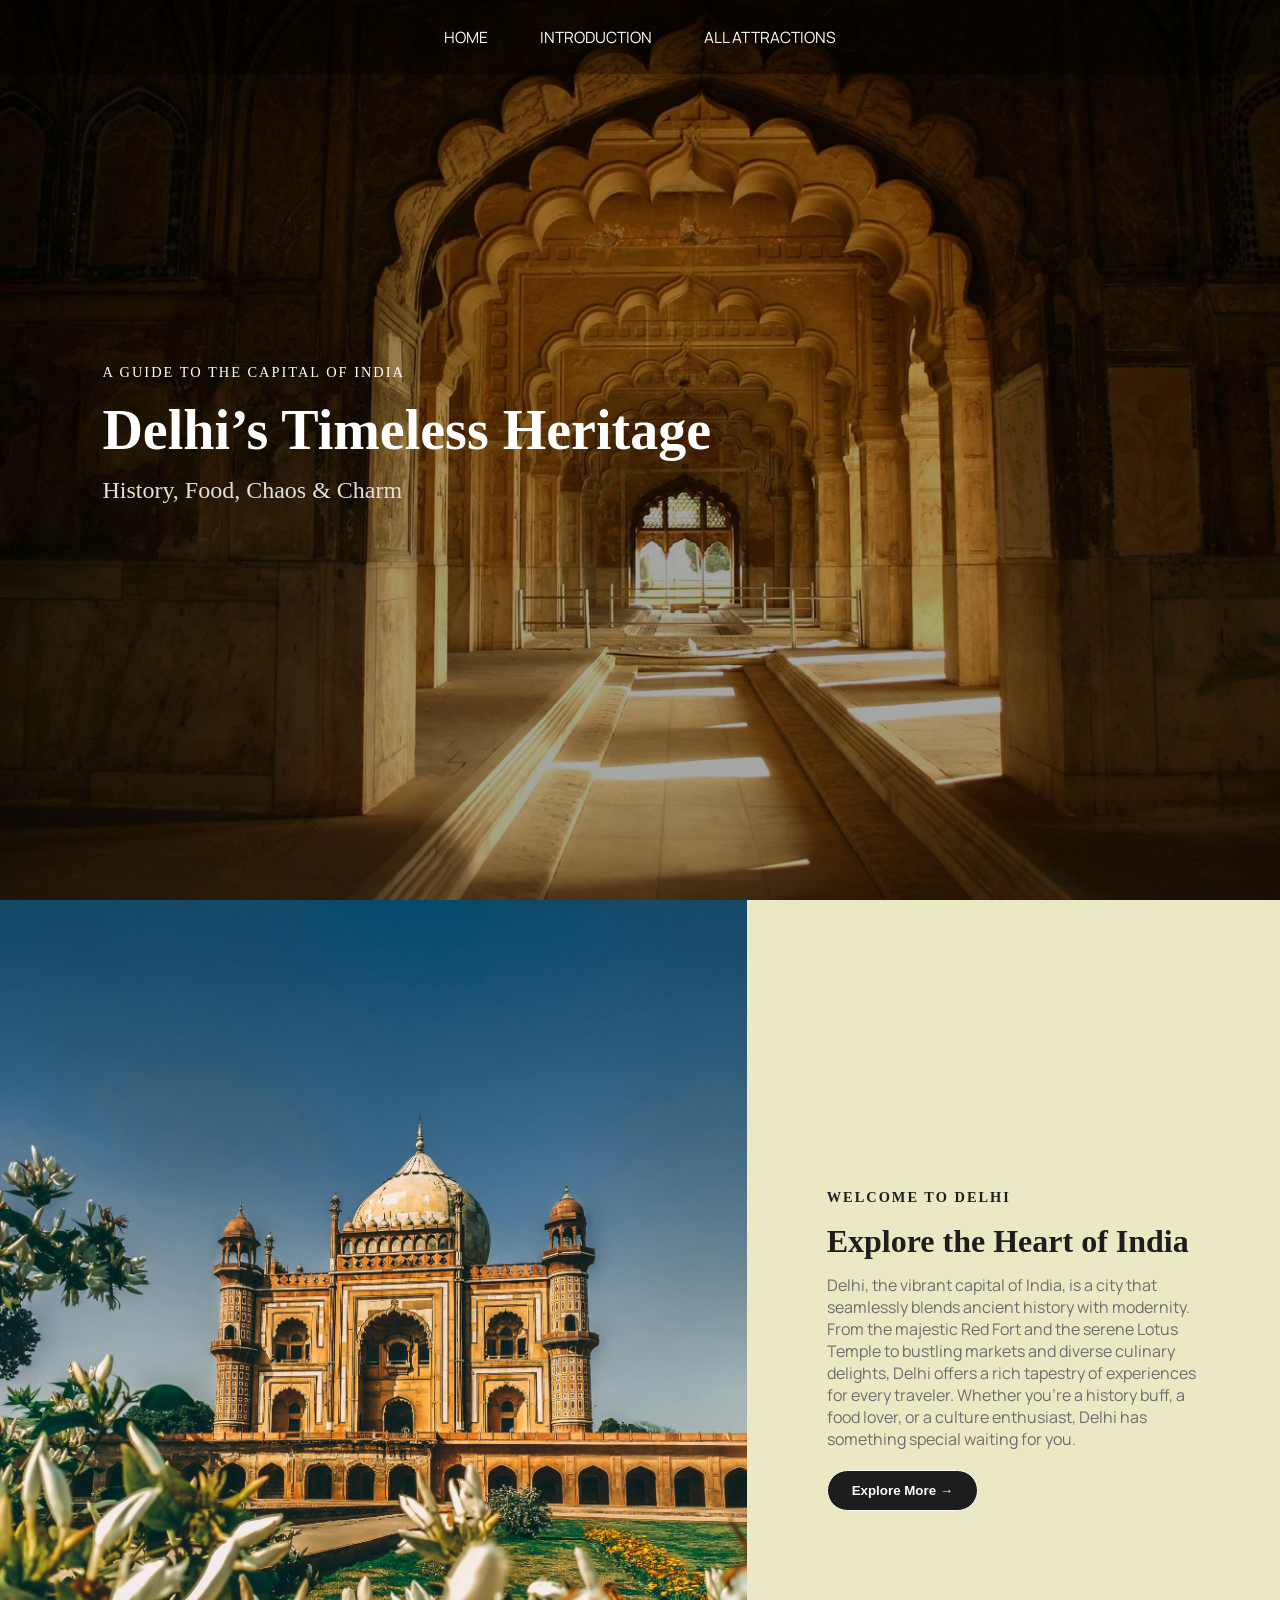
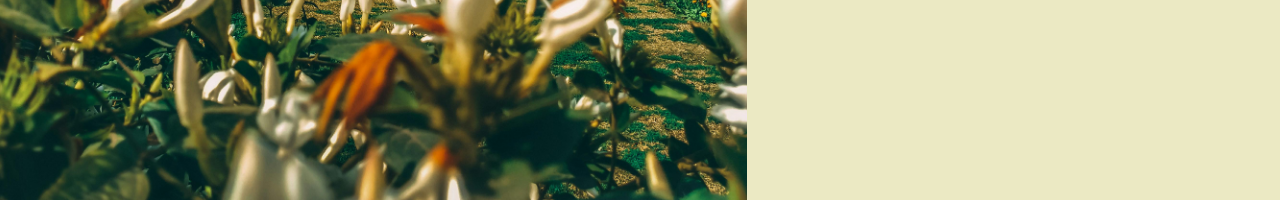
<file: index.html>
<!DOCTYPE html>
<html lang="en">
<head>
    <meta charset="UTF-8">
    <meta name="viewport" content="width=device-width, initial-scale=1.0">
    <link rel="stylesheet" href="style/nav.css">
    <link rel="stylesheet" href="style/general.css">
    <link rel="stylesheet" href="style/main.css">
    <link rel="preconnect" href="https://fonts.googleapis.com">
    <link rel="preconnect" href="https://fonts.gstatic.com" crossorigin>
    <link href="https://fonts.googleapis.com/css2?family=Manrope:wght@200..800&family=Noto+Serif:ital,wght@0,100..900;1,100..900&family=Roboto:ital,wght@0,100..900;1,100..900&display=swap" rel="stylesheet">
    <title>Delhi Travel</title>
</head>
<body>
    <nav class="nav">
        <ul class ="nav-list">
            <li><a href="index.html">HOME</a></li>
            <li><a href="#intro">INTRODUCTION</a></li>
            <li><a href="places.html">ALL ATTRACTIONS</a></li>
        </ul>
    </nav>
    <main>
        <section class="title-image">
            <div class="title-content">
                <p class="subheading">A GUIDE TO THE CAPITAL OF INDIA</p>
                <h1 class="main-heading">Delhi’s Timeless Heritage</h1>
                <h2 class="second-sub-heading">History, Food, Chaos & Charm</h2>
            </div>
        </section>
        <section class="introduction" id="intro">
            <div class="intro-image"></div>
            <div class="introduction-text">
                <h3 class="subheading">WELCOME TO DELHI</h3>
                <h1 class="main-heading">Explore the Heart of India</h1>
                <p class="description">Delhi, the vibrant capital of India, is a city that seamlessly blends ancient history with modernity. From the majestic Red Fort and the serene Lotus Temple to bustling markets and diverse culinary delights, Delhi offers a rich tapestry of experiences for every traveler. Whether you're a history buff, a food lover, or a culture enthusiast, Delhi has something special waiting for you.</p>
            <div class="more-button">
                <button class="explore-button"><a href="places.html">Explore More &#8594;</a></button>
            </div>
            </div>
        </section>

    </main>
</body>
</html>
</file>
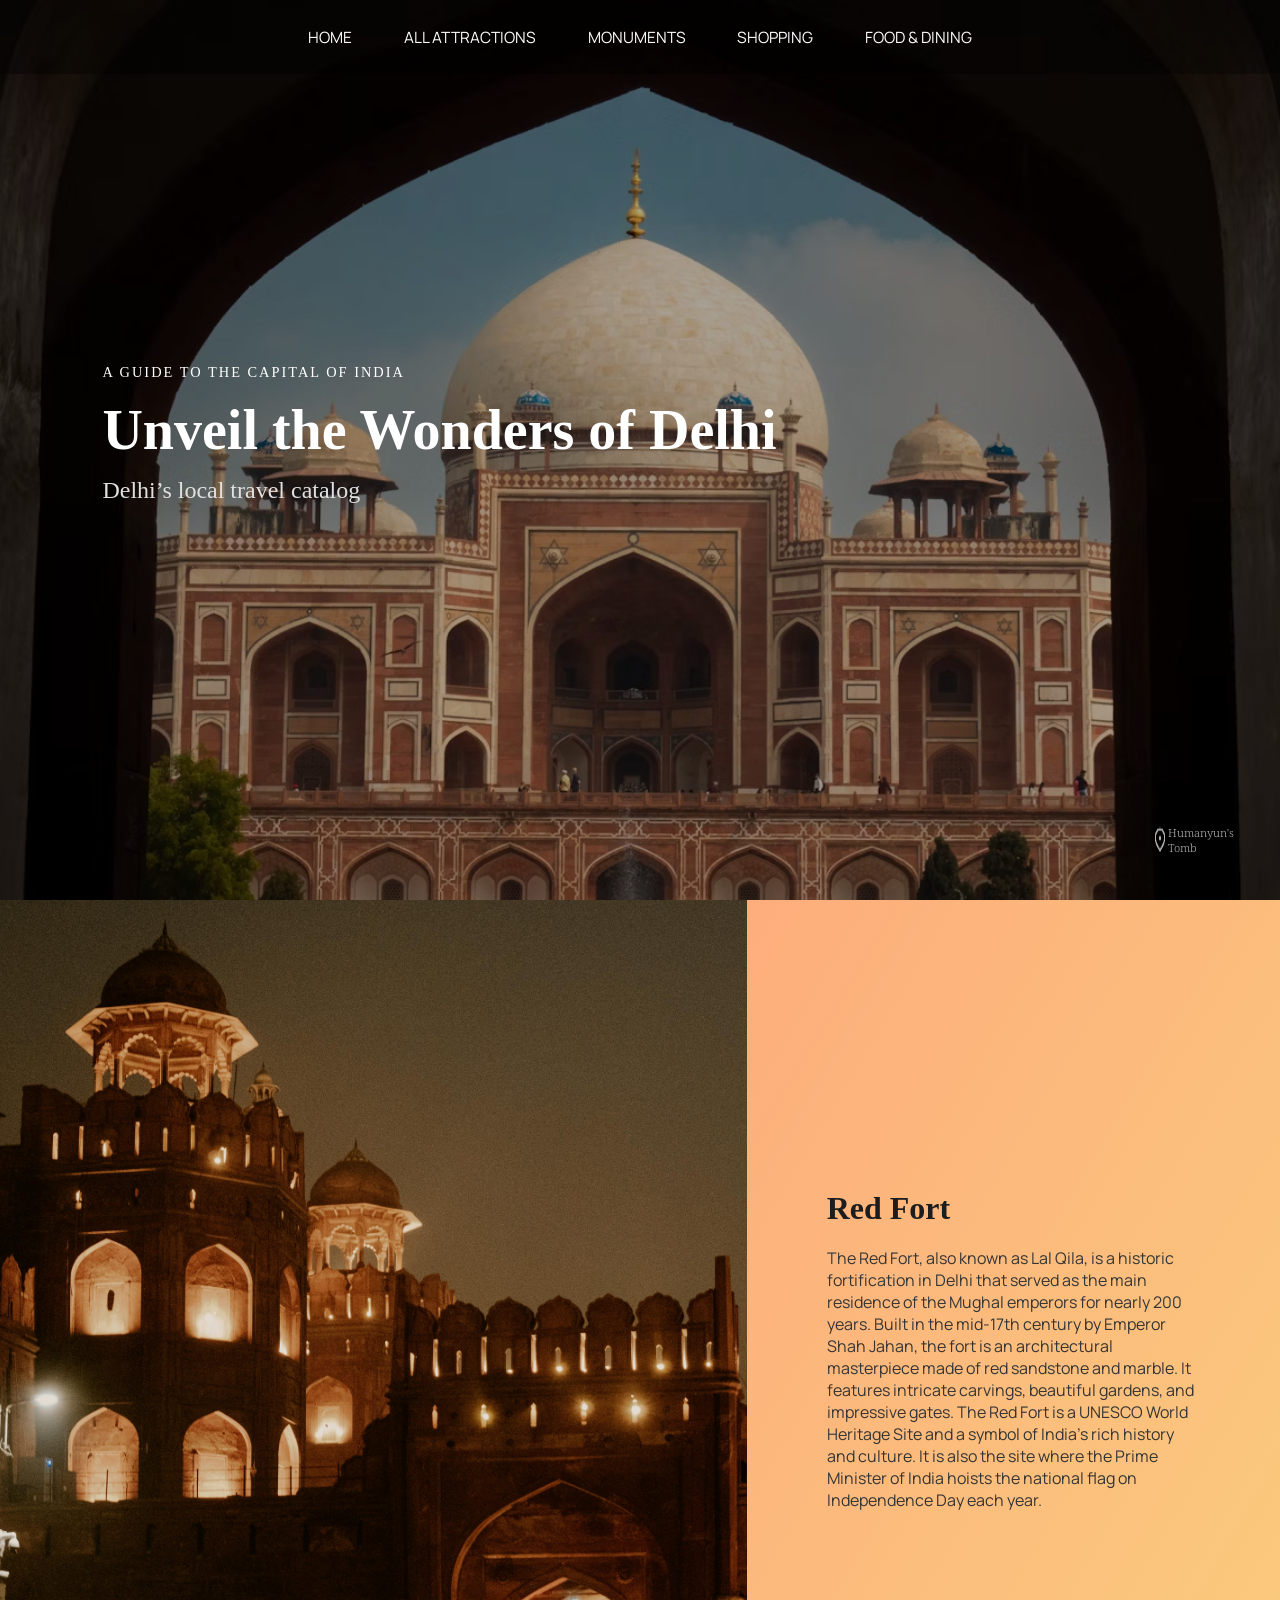
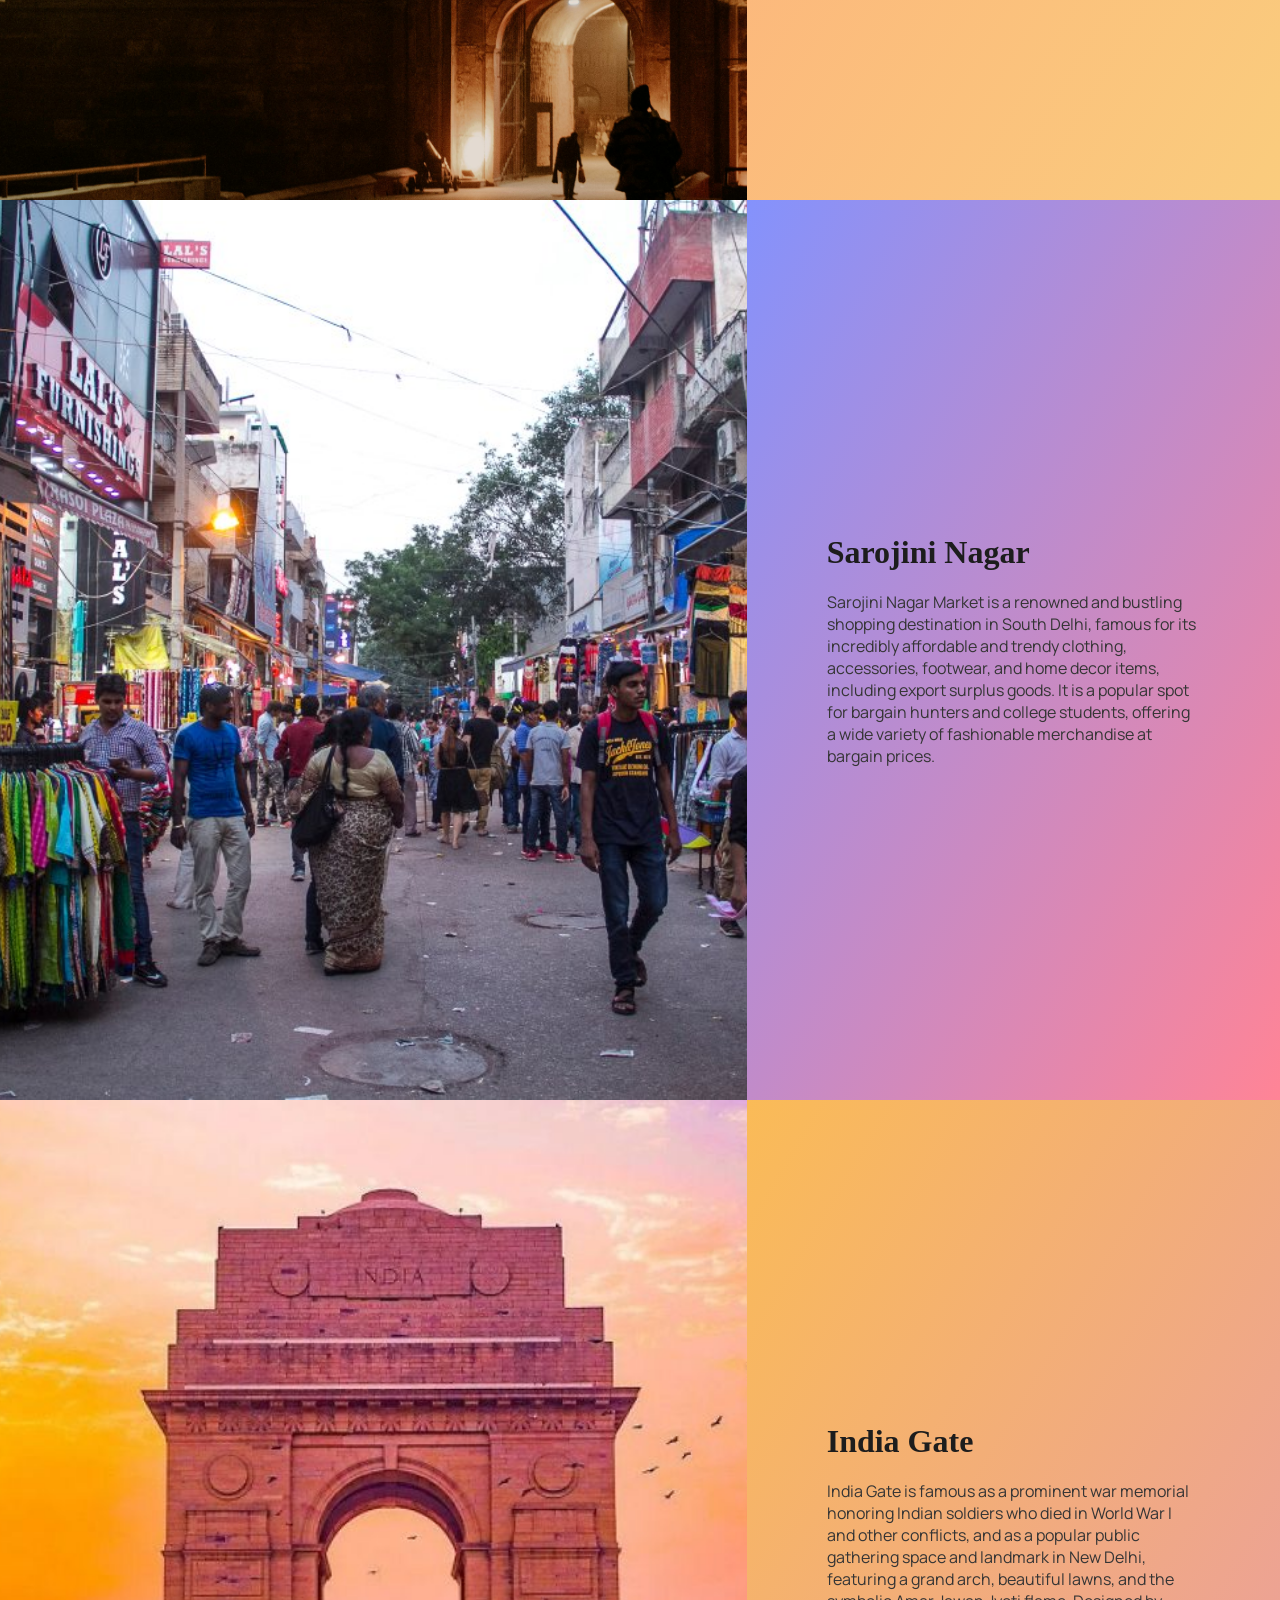
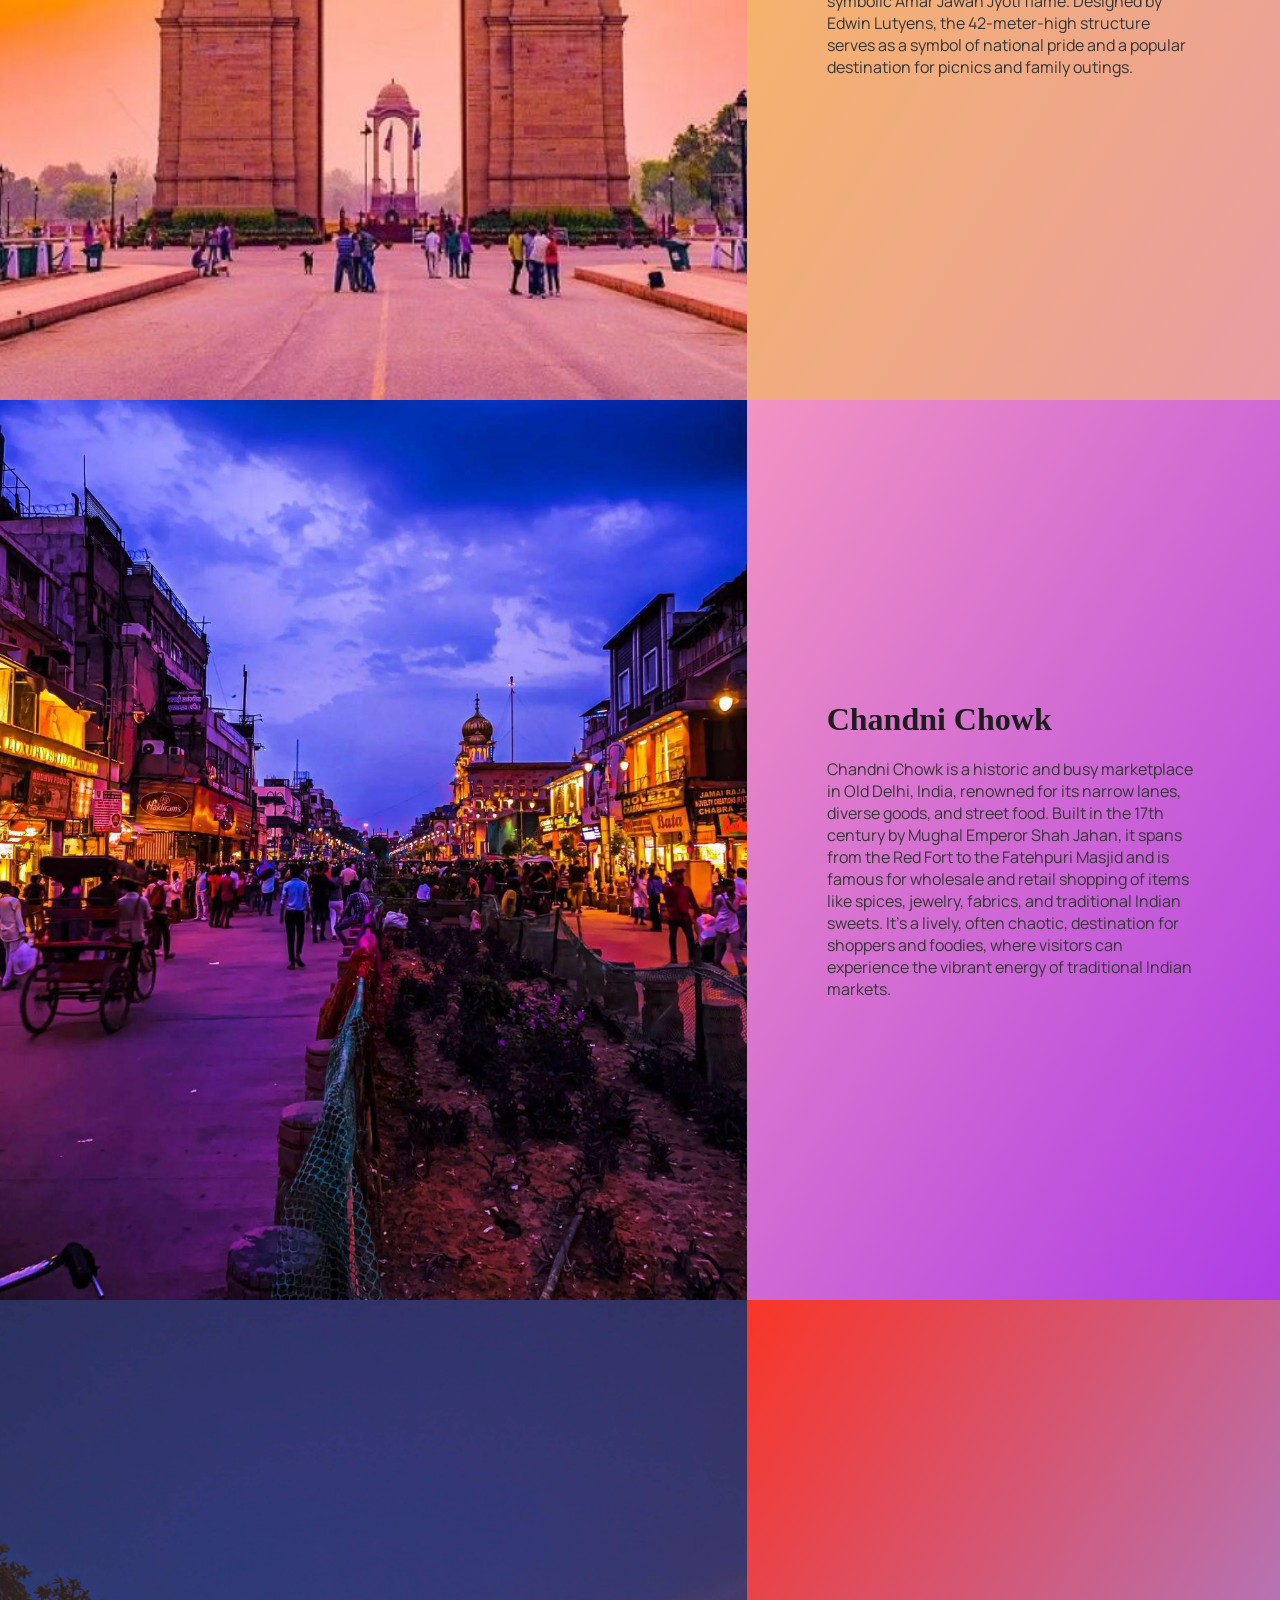
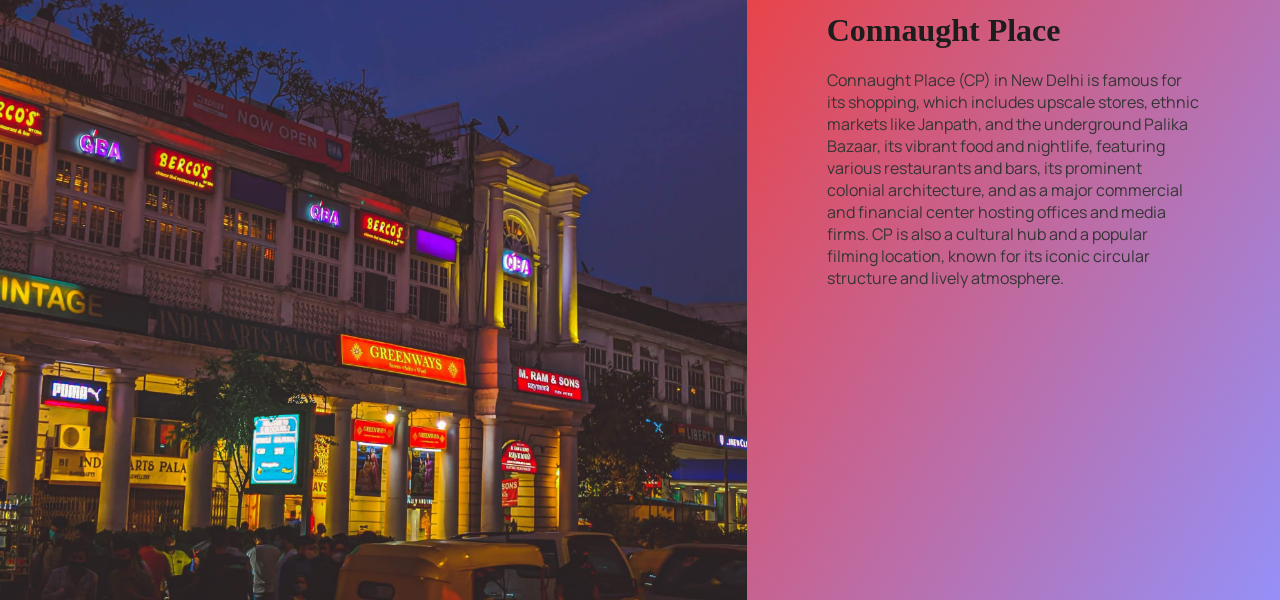
<file: places.html>
<!DOCTYPE html>
<html lang="en">
<head>
    <meta charset="UTF-8">
    <meta name="viewport" content="width=device-width, initial-scale=1.0">
    <link rel="stylesheet" href="style/nav.css">
    <link rel="stylesheet" href="style/general.css">
    <link rel="stylesheet" href="style/places.css">
    <link rel="preconnect" href="https://fonts.googleapis.com">
    <link rel="preconnect" href="https://fonts.gstatic.com" crossorigin>
    <link href="https://fonts.googleapis.com/css2?family=Manrope:wght@200..800&family=Noto+Serif:ital,wght@0,100..900;1,100..900&family=Roboto:ital,wght@0,100..900;1,100..900&display=swap" rel="stylesheet">
    <title>Explore Delhi</title>
</head>
<body>
    <nav class="nav">
        <ul class ="nav-list">
            <li><a href="index.html">HOME</a></li>
            <li><a href="index.html" data-filter="all">ALL ATTRACTIONS</a></li>
            <li><a href="#home" data-filter="monuments">MONUMENTS</a></li>
            <li><a href="#home" data-filter="shopping">SHOPPING</a></li>
            <li><a href="#home" data-filter="food">FOOD & DINING</a></li>
        </ul>
    </nav>
    <main>
        <section class="title-image">
            <div class="title-content">
                <p class="subheading">A GUIDE TO THE CAPITAL OF INDIA</p>
                <h1 class="main-heading">Unveil the Wonders of Delhi</h1>
                <h2 class="second-sub-heading">Delhi’s local travel catalog</h2>
            </div>
            <div class="humayun-tomb-location">
                <img src="images/location-icon.png" alt="Location Icon" class="location-icon">
                <p >Humanyun's Tomb</p>
            </div>
        </section>
        <section class="attractions-grid">
            
            <section id="red-fort" class="inner-atrractions-grid" data-category="monuments">
                <div class="red-fort-photo"></div>
                <div class="attractions-description">
                    <h2>Red Fort</h2>
                    <p>The Red Fort, also known as Lal Qila, is a historic fortification in Delhi that served as the main residence of the Mughal emperors for nearly 200 years. Built in the mid-17th century by Emperor Shah Jahan, the fort is an architectural masterpiece made of red sandstone and marble. It features intricate carvings, beautiful gardens, and impressive gates. The Red Fort is a UNESCO World Heritage Site and a symbol of India's rich history and culture. It is also the site where the Prime Minister of India hoists the national flag on Independence Day each year.</p>
                </div>
            </section>
            <section id="sarojini-nagar" class="inner-atrractions-grid" data-category="shopping">
                <div class="sarojini-nagar-photo"></div>
                <div class="attractions-description">
                    <h2>Sarojini Nagar</h2>
                    <p>Sarojini Nagar Market is a renowned and bustling shopping destination in South Delhi, famous for its incredibly affordable and trendy clothing, accessories, footwear, and home decor items, including export surplus goods. It is a popular spot for bargain hunters and college students, offering a wide variety of fashionable merchandise at bargain prices. </p>
                </div>
            </section>
            <section id="india-gate" class="inner-atrractions-grid" data-category="monuments">
                <div class="india-gate-photo"></div>                
                <div class="attractions-description">
                    <h2>India Gate</h2>
                    <p>India Gate is famous as a prominent war memorial honoring Indian soldiers who died in World War I and other conflicts, and as a popular public gathering space and landmark in New Delhi, featuring a grand arch, beautiful lawns, and the symbolic Amar Jawan Jyoti flame. Designed by Edwin Lutyens, the 42-meter-high structure serves as a symbol of national pride and a popular destination for picnics and family outings. </p>
                </div>
            </section>
            <section id="chandini-chowk" class="inner-atrractions-grid" data-category="shopping food">
                <div class="chandni-chowk-photo"></div>
                <div class="attractions-description">
                    <h2>Chandni Chowk</h2>
                    <p>Chandni Chowk is a historic and busy marketplace in Old Delhi, India, renowned for its narrow lanes, diverse goods, and street food. Built in the 17th century by Mughal Emperor Shah Jahan, it spans from the Red Fort to the Fatehpuri Masjid and is famous for wholesale and retail shopping of items like spices, jewelry, fabrics, and traditional Indian sweets. It's a lively, often chaotic, destination for shoppers and foodies, where visitors can experience the vibrant energy of traditional Indian markets.</p>
                </div>
            </section>
            <section id="connaught-place" class="inner-atrractions-grid" data-category="shopping food">
                <div class="connaught-place-photo"></div>
                <div class="attractions-description">
                    <h2>Connaught Place</h2>
                    <p>Connaught Place (CP) in New Delhi is famous for its shopping, which includes upscale stores, ethnic markets like Janpath, and the underground Palika Bazaar, its vibrant food and nightlife, featuring various restaurants and bars, its prominent colonial architecture, and as a major commercial and financial center hosting offices and media firms. CP is also a cultural hub and a popular filming location, known for its iconic circular structure and lively atmosphere.</p>
                </div>
            </section>
        </section>
    </main>
    <script src="javascript/filter.js"></script>
</body>
</html>
</file>
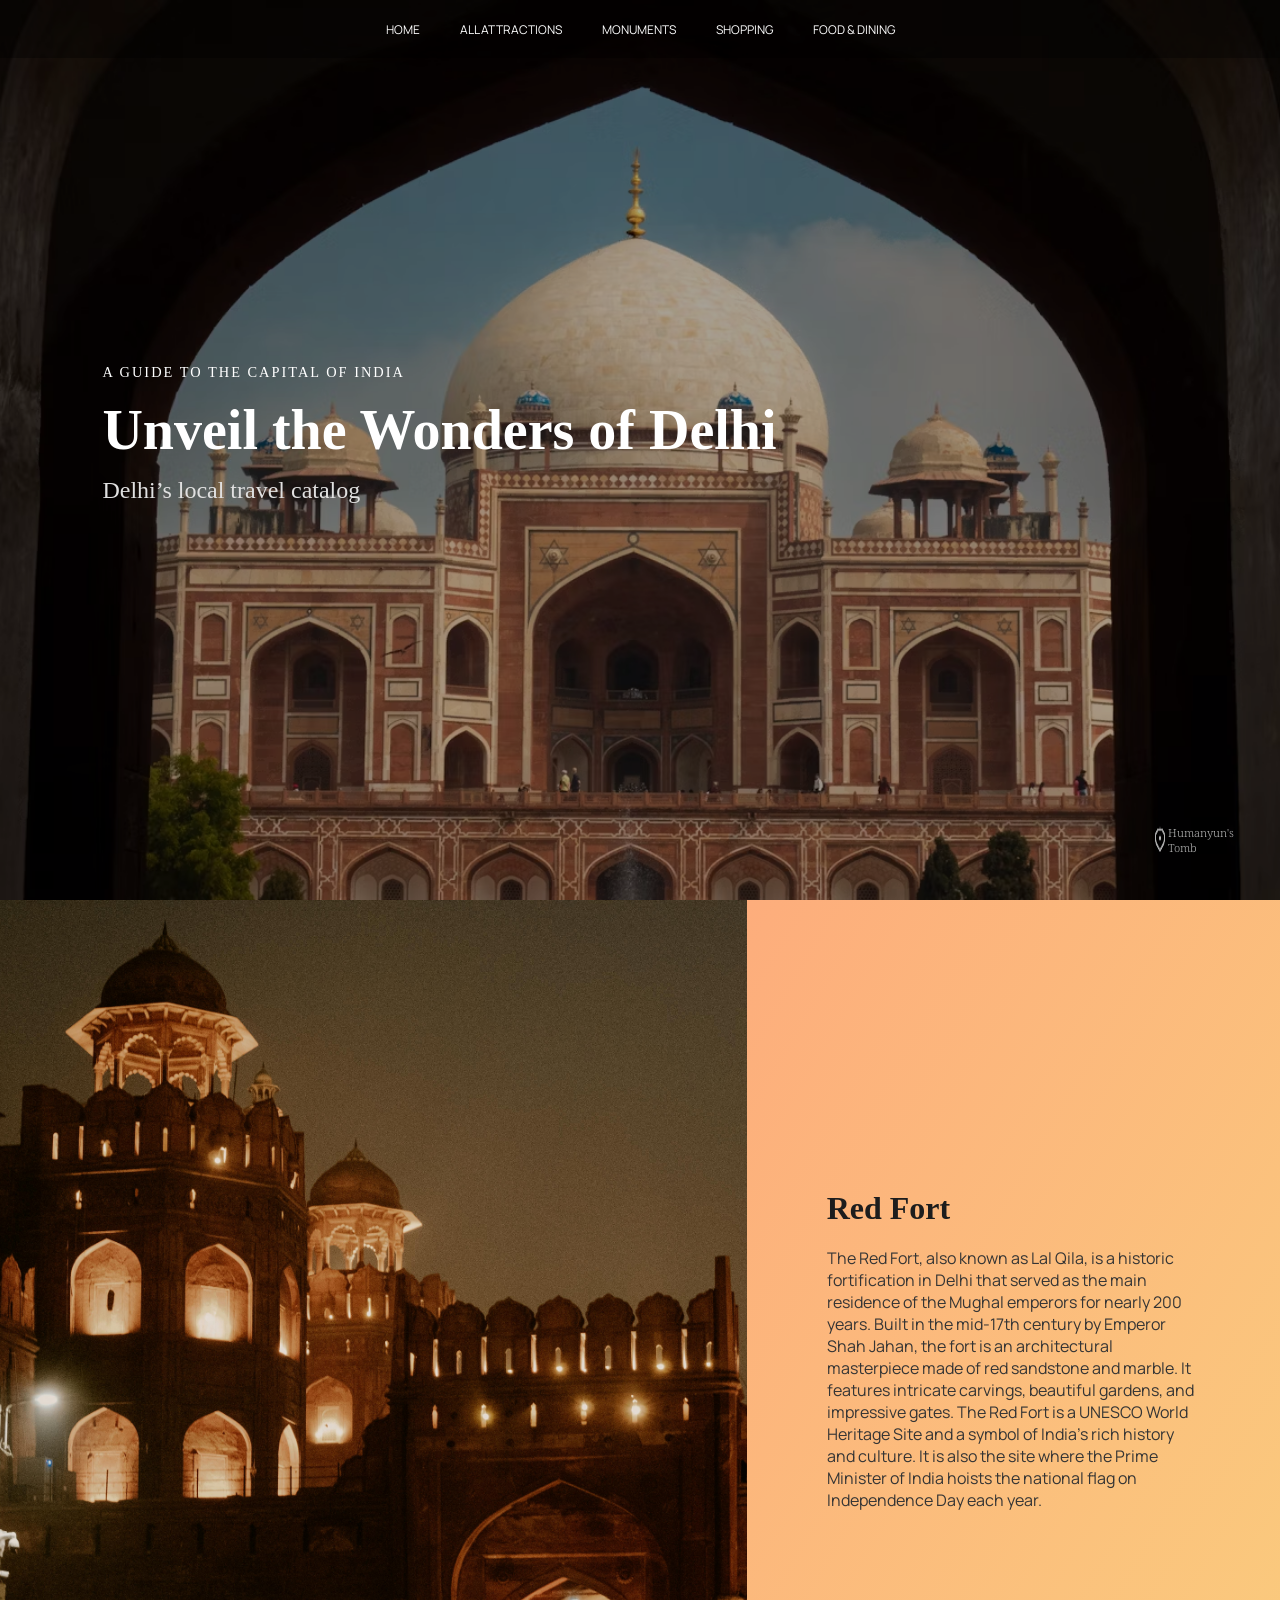
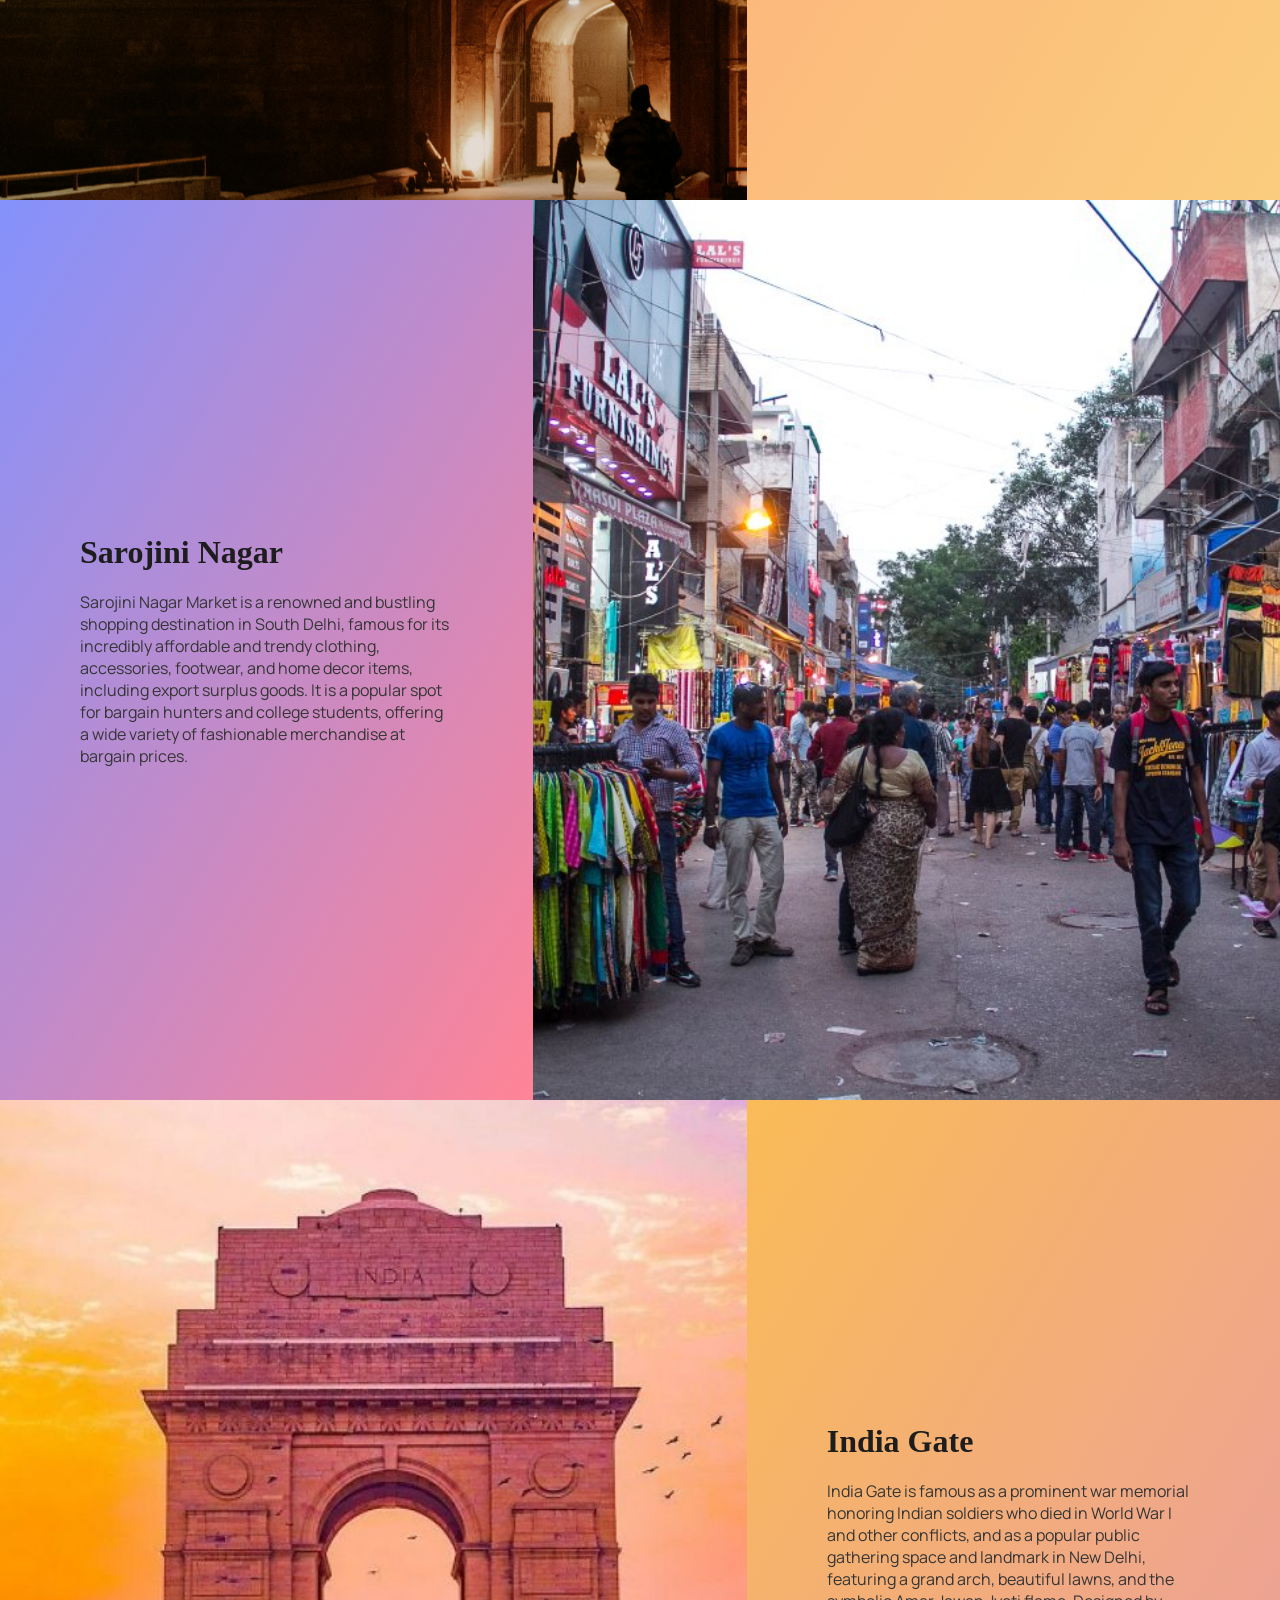
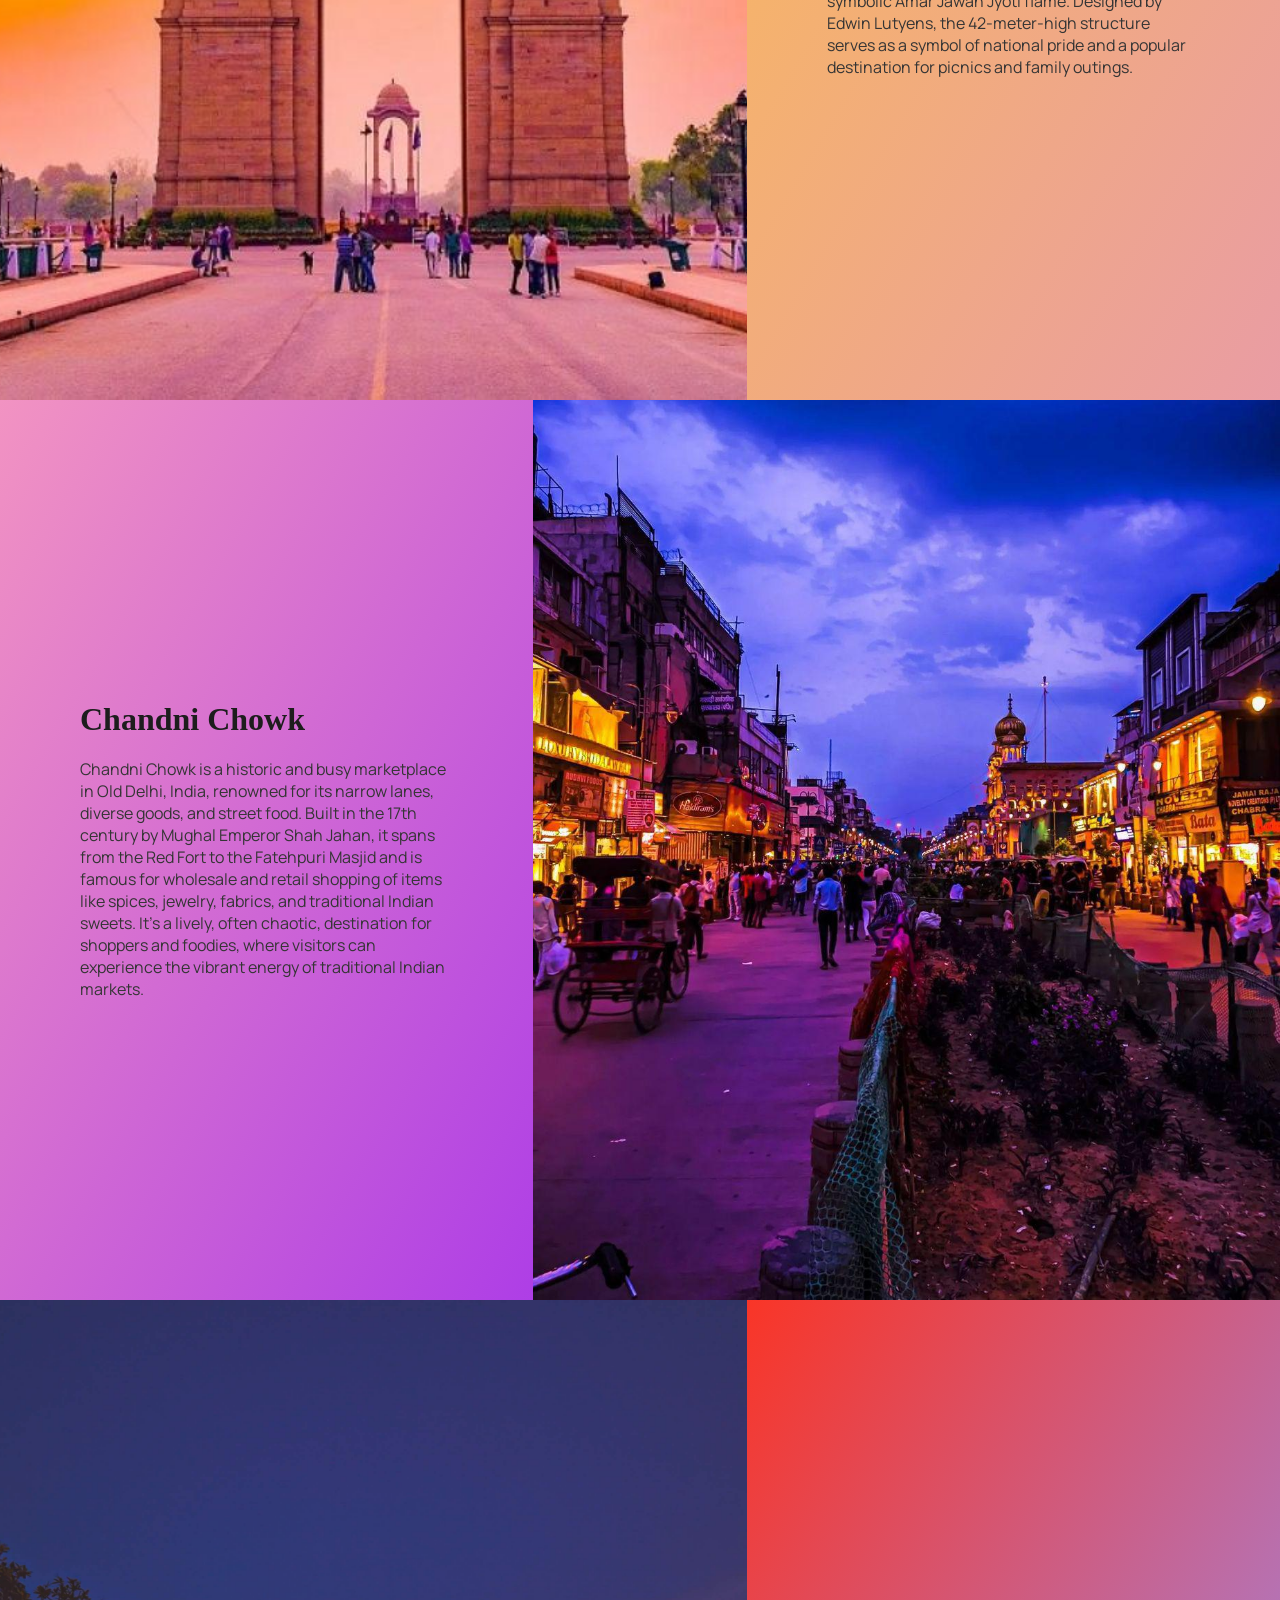
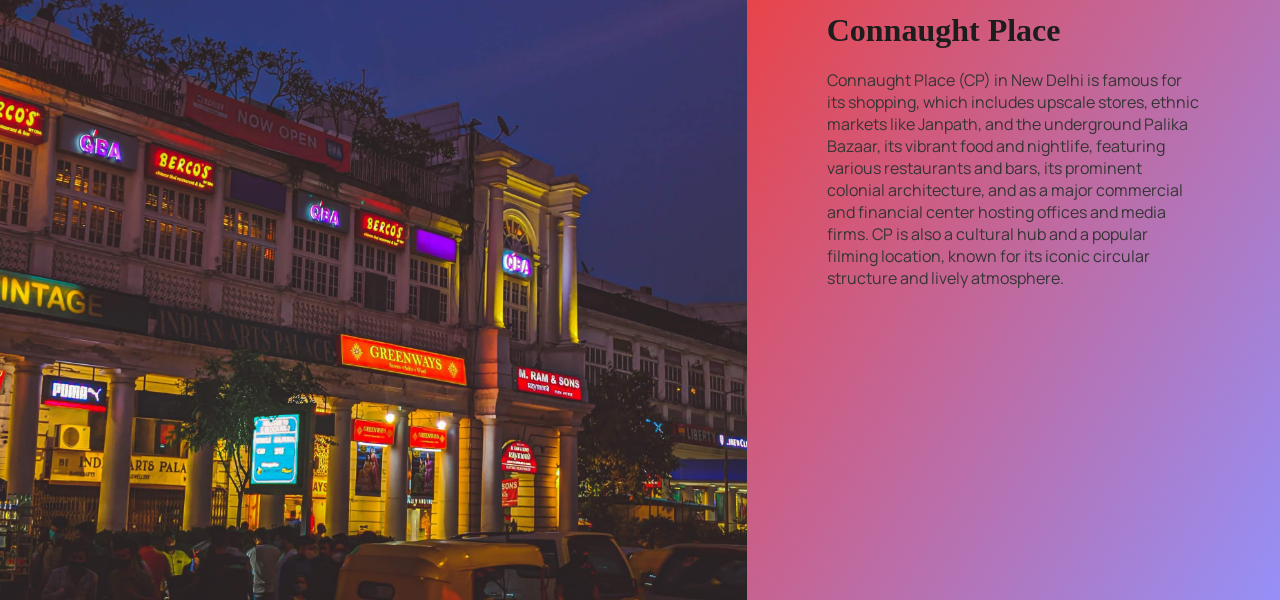
<file: 2.0/places.html>
<!DOCTYPE html>
<html lang="en">
<head>
    <meta charset="UTF-8">
    <meta name="viewport" content="width=device-width, initial-scale=1.0">
    <link rel="stylesheet" href="style/nav.css">
    <link rel="stylesheet" href="style/general.css">
    <link rel="stylesheet" href="style/places.css">
    <link rel="preconnect" href="https://fonts.googleapis.com">
    <link rel="preconnect" href="https://fonts.gstatic.com" crossorigin>
    <link href="https://fonts.googleapis.com/css2?family=Manrope:wght@200..800&family=Noto+Serif:ital,wght@0,100..900;1,100..900&family=Roboto:ital,wght@0,100..900;1,100..900&display=swap" rel="stylesheet">
    <title>Explore Delhi</title>
</head>
<body>
    <nav class="nav">
        <ul class ="nav-list">
            <li><a href="index.html">HOME</a></li>
            <li><a href="index.html" data-filter="all">ALL ATTRACTIONS</a></li>
            <li><a href="#home" data-filter="monuments">MONUMENTS</a></li>
            <li><a href="#home" data-filter="shopping">SHOPPING</a></li>
            <li><a href="#home" data-filter="food">FOOD & DINING</a></li>
        </ul>
    </nav>
    <main>
        <section class="title-image">
            <div class="title-content">
                <p class="subheading">A GUIDE TO THE CAPITAL OF INDIA</p>
                <h1 class="main-heading">Unveil the Wonders of Delhi</h1>
                <h2 class="second-sub-heading">Delhi’s local travel catalog</h2>
            </div>
            <div class="humayun-tomb-location">
                <img src="images/location-icon.png" alt="Location Icon" class="location-icon">
                <p >Humanyun's Tomb</p>
            </div>
        </section>
        <section class="attractions-grid">
            
            <section id="red-fort" class="inner-atrractions-grid" data-category="monuments">
                <div class="red-fort-photo"></div>
                <div class="attractions-description">
                    <h2>Red Fort</h2>
                    <p>The Red Fort, also known as Lal Qila, is a historic fortification in Delhi that served as the main residence of the Mughal emperors for nearly 200 years. Built in the mid-17th century by Emperor Shah Jahan, the fort is an architectural masterpiece made of red sandstone and marble. It features intricate carvings, beautiful gardens, and impressive gates. The Red Fort is a UNESCO World Heritage Site and a symbol of India's rich history and culture. It is also the site where the Prime Minister of India hoists the national flag on Independence Day each year.</p>
                </div>
            </section>
            <section id="sarojini-nagar" class="inner-atrractions-grid" data-category="shopping">
                <div class="attractions-description">
                    <h2>Sarojini Nagar</h2>
                    <p>Sarojini Nagar Market is a renowned and bustling shopping destination in South Delhi, famous for its incredibly affordable and trendy clothing, accessories, footwear, and home decor items, including export surplus goods. It is a popular spot for bargain hunters and college students, offering a wide variety of fashionable merchandise at bargain prices. </p>
                </div>
                <div class="sarojini-nagar-photo"></div>
            </section>
            <section id="india-gate" class="inner-atrractions-grid" data-category="monuments">
                <div class="india-gate-photo"></div>                
                <div class="attractions-description">
                    <h2>India Gate</h2>
                    <p>India Gate is famous as a prominent war memorial honoring Indian soldiers who died in World War I and other conflicts, and as a popular public gathering space and landmark in New Delhi, featuring a grand arch, beautiful lawns, and the symbolic Amar Jawan Jyoti flame. Designed by Edwin Lutyens, the 42-meter-high structure serves as a symbol of national pride and a popular destination for picnics and family outings. </p>
                </div>
            </section>
            <section id="chandini-chowk" class="inner-atrractions-grid" data-category="shopping food">
                <div class="attractions-description">
                    <h2>Chandni Chowk</h2>
                    <p>Chandni Chowk is a historic and busy marketplace in Old Delhi, India, renowned for its narrow lanes, diverse goods, and street food. Built in the 17th century by Mughal Emperor Shah Jahan, it spans from the Red Fort to the Fatehpuri Masjid and is famous for wholesale and retail shopping of items like spices, jewelry, fabrics, and traditional Indian sweets. It's a lively, often chaotic, destination for shoppers and foodies, where visitors can experience the vibrant energy of traditional Indian markets.</p>
                </div>
                <div class="chandni-chowk-photo"></div>
            </section>
            <section id="connaught-place" class="inner-atrractions-grid" data-category="shopping food">
                <div class="connaught-place-photo"></div>
                <div class="attractions-description">
                    <h2>Connaught Place</h2>
                    <p>Connaught Place (CP) in New Delhi is famous for its shopping, which includes upscale stores, ethnic markets like Janpath, and the underground Palika Bazaar, its vibrant food and nightlife, featuring various restaurants and bars, its prominent colonial architecture, and as a major commercial and financial center hosting offices and media firms. CP is also a cultural hub and a popular filming location, known for its iconic circular structure and lively atmosphere.</p>
                </div>
            </section>
        </section>
    </main>
    <script src="javascript/filter.js"></script>
</body>
</html>
</file>
<file: style/nav.css>
.nav{
    position: fixed;
    background-color: rgba(0, 0, 0, 0.355);
    top: 0;
    left: 0;
    right:0;
    z-index: 100;
    width: 100%;
    
}
.nav-list{
    display: flex;
    list-style: none;
    align-items: center;
    justify-content: center;
    flex-direction: row;
    margin: 0;
    flex-wrap: wrap;
    width: 100%;
}
.nav-list a{
    text-decoration: none;
    color: white;
    font-family:'Manrope', sans-serif;
    font-size: 1.7266vh;
}
.nav-list a:hover{
    color: #FFFFFF;
    text-decoration: underline;
    text-underline-offset: 0.5em;
    transition: all 0.3s ease-in-out;
}
.nav-list li{
    padding: 2.877vh;
}
</file>
<file: style/general.css>
*{
    scroll-behavior: smooth;
    margin: 0;
    padding: 0;
}
</file>
<file: style/main.css>
.title-image {
  height: 100vh;
  background-image: url('../images/wallpaperflare.com_wallpaper.jpg'); 
  background-size: cover;
  background-position: top;
  background-repeat: no-repeat;
  display: flex;
  align-items: center;
  padding-left: 8%;
  padding-right: 8%;
  color: white;
  position: relative;
}

.title-image::before {
  content: '';
  position: absolute;
  inset: 0;
  background: rgba(0, 0, 0, 0.35); 
  z-index: 0;
}

.title-content {
  position: relative;
  max-width: 700px;
  z-index: 1;
}

.subheading {
  font-size: 0.9rem;
  letter-spacing: 2px;
  margin-bottom: 1rem;
}

.main-heading {
  font-size: 3.5rem;
  font-weight: 600;
  font-family: 'Playfair Display', serif;
  line-height: 1.2;
  margin-bottom: 0.8rem;
}

.second-sub-heading {
  font-size: 1.5rem;
  font-weight: 300;
  margin-bottom: 2rem;
  color: #e0e0e0;
}
.introduction {
  display: flex;
  height: 100vh;
  width: 100%;
}

.intro-image {
  flex: 2; 
  background-image: url('../images/intro-photo.jpg');
  background-size: cover;
  background-position: center;
  background-repeat: no-repeat;
  height: 100%;
  width: 100%;
  min-height: 300px;
}

.introduction-text {
  flex: 1; 
  display: flex;
  flex-direction: column;
  justify-content: center;
  padding: 80px;
  color: #1d1d1d; 
  background-color: #ebe9c3;
  text-align: left;
}
.introduction-text h1{
    font-size: 2em;
}

.introduction-text p {
  margin-bottom: 20px;
  font-family: 'Manrope', serif;
  color: rgb(110, 109, 109);
}
.explore-button {
  display: inline-flex;
  align-items: center;
  gap: 0.5rem;
  padding: 0.75rem 1.5rem;
  border: 1px solid #fcfcfc;
  border-radius: 50px;
  font-weight: 500;
  transition: all 0.3s ease;
  background-color: #1d1d1d;
  cursor: pointer;
}
.explore-button a{
    color: #ffffff;
    text-decoration: none;
    font-weight: 600;
}

.explore-button:hover {
  background: white;
  color: #1d1d1d;
}
.explore-button:hover > a{
    color: #1d1d1d;
    text-decoration: none;
}

@media (max-width: 800px){
  .introduction{
    display: flex;
    flex-direction: column;
    height: auto;
  }
}
</file>
<file: style/places.css>
/*Title section*/

.title-image {
  height: 100vh;
  background-image: url('../images/must-visit-title.avif'); 
  background-size: cover;
  background-position: center;
  background-repeat: no-repeat;
  display: flex;
  align-items: center;
  padding-left: 8%;
  padding-right: 8%;
  color: white;
  position: relative;
}

.title-image::before {
  content: '';
  position: absolute;
  inset: 0;
  background: rgba(0, 0, 0, 0.35); 
  z-index: 0;
}

.title-content {
  position: relative;
  max-width: 700px;
  z-index: 1;
}

.subheading {
  font-size: 0.9rem;
  letter-spacing: 2px;
  margin-bottom: 1rem;
}

.main-heading {
  font-size: 3.5rem;
  font-weight: 600;
  font-family: 'Playfair Display', serif;
  line-height: 1.2;
  margin-bottom: 0.8rem;
}

.second-sub-heading {
  font-size: 1.5rem;
  font-weight: 300;
  margin-bottom: 2rem;
  color: #e0e0e0;
}
.humayun-tomb-location{
    position: absolute;
    display: flex;
    flex-direction: row;
    bottom: 5%;
    right: 5%;
    left: 90%;
    opacity: 0.7;
    color: white; 
}
.humayun-tomb-location p{
    font-size: 0.7rem;
    font-weight: 300;
    font-family: 'noto Serif', serif;
}
.loacation-icon{
    height: 10px;
    width: 20px;
    color: white;
}

/*Places Section*/
.attractions-grid{
  display: grid;
  grid-template-rows: 1fr;
}
.inner-atrractions-grid{
  height: 100vh;
  display: flex;
  flex-direction: row;
}
.attractions-description{
  flex: 1; 
  display: flex;
  flex-direction: column;
  justify-content: center;
  padding: 80px;
  color: #1d1d1d; 
  background-color: #ebe9c3;
  text-align: left;
}

#red-fort .attractions-description{
  background: linear-gradient(to bottom right, #fdad7c, #facc7d);
}
#sarojini-nagar .attractions-description{
  background: linear-gradient(to bottom right, #8492fc, #ff8496);
}
#india-gate .attractions-description{
  background: linear-gradient(to bottom right, #fabb57, #e99ca4);
}
#chandini-chowk .attractions-description{
  background: linear-gradient(to bottom right, #f293c2, #ae3ee6);
}
#connaught-place .attractions-description{
  background: linear-gradient(to bottom right, #f93527, #9590f8);
}

.attractions-description h2{
  font-size: 2em;
  padding-bottom: 20px;
}

.attractions-description p{
  font-family: 'Manrope', serif;
  color: rgb(53, 53, 53);
}

.connaught-place-photo,.chandni-chowk-photo,.india-gate-photo,.sarojini-nagar-photo,.red-fort-photo{
  flex: 2;
  background-position: center;
  background-size: cover;
  background-repeat: no-repeat;
  width: 100%;
  height: 100%;
  min-height: 400px;
}
.red-fort-photo{
    background-image: url('../images/red-fort.jpeg');
}
.sarojini-nagar-photo{
    background-image: url('../images/sarojini-nagar.jpg');
}
.connaught-place-photo{
    background-image: url('../images/connaught-place.jpg');
}
.india-gate-photo{
    background-image: url('../images/india-gate.jpg');
}
.chandni-chowk-photo{
    background-image: url('../images/chandini-chowk.jpg');
}

@media (max-width: 800px) {
  .inner-atrractions-grid {
    display: flex;
    flex-direction: column;
    align-items: center;
    text-align: center;
    height: auto;
  }
  .attractions-description {
    width: 90%;
  }
}
</file>
<file: 2.0/style/nav.css>
.nav{
    position: fixed;
    background-color: rgba(0, 0, 0, 0.355);
    top: 0;
    left: 0;
    right:0;
    z-index: 100;
    
}
.nav-list{
    display: flex;
    list-style: none;
    align-items: center;
    justify-content: center;
    flex-direction: row;
    margin: 0;
}
.nav-list a{
    text-decoration: none;
    color: white;
    font-family:'Manrope', sans-serif;
    font-size: 12px;
}
.nav-list a:hover{
    color: #FFFFFF;
    text-decoration: underline;
    text-underline-offset: 0.5em;
    transition: all 0.3s ease-in-out;
}
.nav-list li{
    padding: 20px;
}
</file>
<file: 2.0/style/general.css>
*{
    scroll-behavior: smooth;
    margin: 0;
    padding: 0;
}
</file>
<file: 2.0/style/places.css>
/*Title section*/

.title-image {
  height: 100vh;
  background-image: url('../images/must-visit-title.avif'); 
  background-size: cover;
  background-position: center;
  background-repeat: no-repeat;
  display: flex;
  align-items: center;
  padding-left: 8%;
  padding-right: 8%;
  color: white;
  position: relative;
}

.title-image::before {
  content: '';
  position: absolute;
  inset: 0;
  background: rgba(0, 0, 0, 0.35); 
  z-index: 0;
}

.title-content {
  position: relative;
  max-width: 700px;
  z-index: 1;
}

.subheading {
  font-size: 0.9rem;
  letter-spacing: 2px;
  margin-bottom: 1rem;
}

.main-heading {
  font-size: 3.5rem;
  font-weight: 600;
  font-family: 'Playfair Display', serif;
  line-height: 1.2;
  margin-bottom: 0.8rem;
}

.second-sub-heading {
  font-size: 1.5rem;
  font-weight: 300;
  margin-bottom: 2rem;
  color: #e0e0e0;
}
.humayun-tomb-location{
    position: absolute;
    display: flex;
    flex-direction: row;
    bottom: 5%;
    right: 5%;
    left: 90%;
    opacity: 0.7;
    color: white; 
}
.humayun-tomb-location p{
    font-size: 0.7rem;
    font-weight: 300;
    font-family: 'noto Serif', serif;
}
.loacation-icon{
    height: 10px;
    width: 20px;
    color: white;
}

/*Places Section*/
.attractions-grid{
  display: grid;
  grid-template-rows: 1fr;
}
.inner-atrractions-grid{
  height: 100vh;
  display: flex;
  flex-direction: row;
}
.attractions-description{
  flex: 1; 
  display: flex;
  flex-direction: column;
  justify-content: center;
  padding: 80px;
  color: #1d1d1d; 
  background-color: #ebe9c3;
  text-align: left;
}

#red-fort .attractions-description{
  background: linear-gradient(to bottom right, #fdad7c, #facc7d);
}
#sarojini-nagar .attractions-description{
  background: linear-gradient(to bottom right, #8492fc, #ff8496);
}
#india-gate .attractions-description{
  background: linear-gradient(to bottom right, #fabb57, #e99ca4);
}
#chandini-chowk .attractions-description{
  background: linear-gradient(to bottom right, #f293c2, #ae3ee6);
}
#connaught-place .attractions-description{
  background: linear-gradient(to bottom right, #f93527, #9590f8);
}

.attractions-description h2{
  font-size: 2em;
  padding-bottom: 20px;
}

.attractions-description p{
  font-family: 'Manrope', serif;
  color: rgb(53, 53, 53);
}

.connaught-place-photo,.chandni-chowk-photo,.india-gate-photo,.sarojini-nagar-photo,.red-fort-photo{
  flex: 2;
  background-position: center;
  background-size: cover;
  background-repeat: no-repeat;
}
.red-fort-photo{
    background-image: url('../images/red-fort.jpeg');
}
.sarojini-nagar-photo{
    background-image: url('../images/sarojini-nagar.jpg');
}
.connaught-place-photo{
    background-image: url('../images/connaught-place.jpg');
}
.india-gate-photo{
    background-image: url('../images/india-gate.jpg');
}
.chandni-chowk-photo{
    background-image: url('../images/chandini-chowk.jpg');
}
</file>
